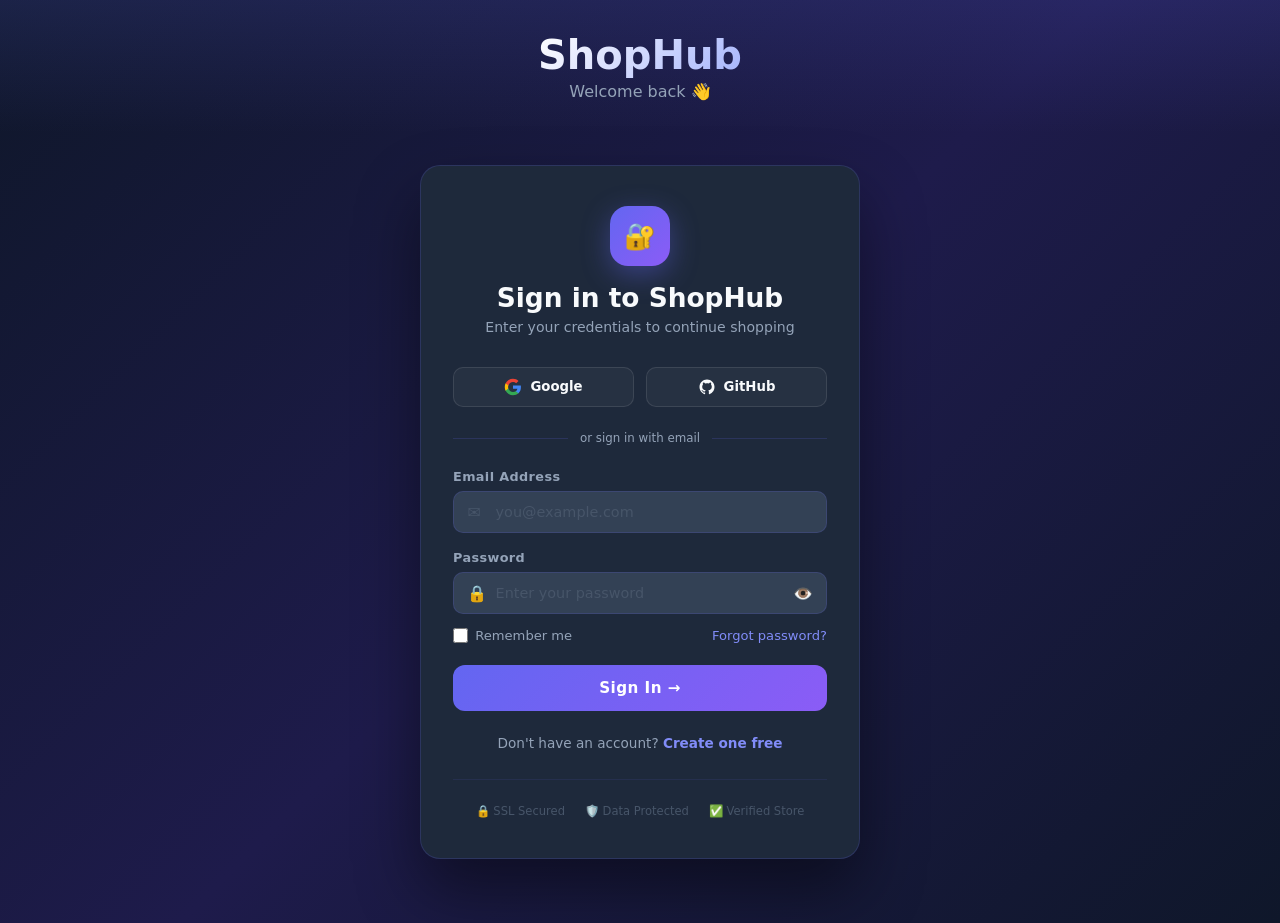
<file: arjithfinalproject/login.html>
<!DOCTYPE html>
<html lang="en">
<head>
    <meta charset="UTF-8">
    <meta name="viewport" content="width=device-width, initial-scale=1.0">
    <title>Login | ShopHub</title>
    <link rel="stylesheet" href="styles.css">
    <style>
        .auth-main {
            display: flex;
            align-items: center;
            justify-content: center;
            padding: 2rem 1rem 4rem;
            min-height: calc(100vh - 120px);
        }
        .auth-card {
            width: 100%;
            max-width: 440px;
            background: var(--bg-card);
            border: 1px solid rgba(99,102,241,0.2);
            border-radius: 20px;
            padding: 2.5rem 2rem;
            box-shadow: 0 32px 64px rgba(0,0,0,0.45);
            animation: authFadeUp 0.45s ease both;
        }
        @keyframes authFadeUp {
            from { opacity:0; transform:translateY(28px); }
            to   { opacity:1; transform:translateY(0); }
        }
        .auth-card-header { text-align:center; margin-bottom:2rem; }
        .auth-icon {
            width:60px; height:60px;
            background: linear-gradient(135deg,#6366f1,#8b5cf6);
            border-radius:18px;
            display:flex; align-items:center; justify-content:center;
            font-size:1.6rem; margin:0 auto 1rem;
            box-shadow:0 8px 28px rgba(99,102,241,0.4);
        }
        .auth-card-title { font-size:1.65rem; font-weight:800; color:var(--text-primary); margin-bottom:0.35rem; }
        .auth-card-sub   { font-size:0.88rem; color:var(--text-secondary); }

        /* Social */
        .auth-social-row { display:grid; grid-template-columns:1fr 1fr; gap:0.75rem; margin-bottom:1.5rem; }
        .auth-social-btn {
            display:flex; align-items:center; justify-content:center; gap:0.5rem;
            padding:0.65rem 1rem;
            background:rgba(255,255,255,0.04); border:1px solid rgba(255,255,255,0.1);
            border-radius:10px; color:var(--text-primary);
            font-size:0.83rem; font-weight:600; cursor:pointer;
            transition:all 0.2s; font-family:inherit;
        }
        .auth-social-btn:hover { background:rgba(255,255,255,0.09); border-color:rgba(99,102,241,0.4); transform:translateY(-1px); }
        .auth-social-btn svg { width:18px; height:18px; flex-shrink:0; }

        /* Divider */
        .auth-divider { display:flex; align-items:center; gap:0.75rem; margin:0 0 1.5rem; }
        .auth-divider::before,.auth-divider::after { content:''; flex:1; height:1px; background:rgba(99,102,241,0.18); }
        .auth-divider span { font-size:0.74rem; color:var(--text-secondary); white-space:nowrap; }

        /* Form */
        .auth-form  { display:flex; flex-direction:column; gap:1.1rem; }
        .auth-field { display:flex; flex-direction:column; gap:0.4rem; }
        .auth-label { font-size:0.8rem; font-weight:600; color:var(--text-secondary); letter-spacing:0.03em; }

        .auth-input-wrap { position:relative; }
        .auth-input-icon {
            position:absolute; left:0.9rem; top:50%; transform:translateY(-50%);
            color:#475569; pointer-events:none; font-size:1rem;
        }
        .auth-input {
            width:100%;
            padding:0.75rem 0.9rem 0.75rem 2.6rem;
            background:var(--bg-input);
            border:1.5px solid rgba(99,102,241,0.18);
            border-radius:10px; color:var(--text-primary);
            font-size:0.9rem; font-family:inherit;
            outline:none; transition:border-color 0.2s, box-shadow 0.2s;
        }
        .auth-input::placeholder { color:#475569; }
        .auth-input:focus    { border-color:#6366f1; box-shadow:0 0 0 3px rgba(99,102,241,0.15); }
        .auth-input.is-error { border-color:#ef4444; box-shadow:0 0 0 3px rgba(239,68,68,0.12); }

        .auth-pw-toggle {
            position:absolute; right:0.9rem; top:50%; transform:translateY(-50%);
            background:none; border:none; color:#475569;
            cursor:pointer; padding:0; font-size:1rem; transition:color 0.2s;
        }
        .auth-pw-toggle:hover { color:var(--primary-light); }

        .auth-options-row { display:flex; align-items:center; justify-content:space-between; margin-top:-0.2rem; }
        .auth-check-label {
            display:flex; align-items:center; gap:0.45rem;
            cursor:pointer; font-size:0.82rem; color:var(--text-secondary); user-select:none;
        }
        .auth-check-label input[type="checkbox"] { accent-color:#6366f1; width:15px; height:15px; cursor:pointer; }
        .auth-forgot { font-size:0.82rem; color:var(--primary-light); text-decoration:none; transition:color 0.2s; }
        .auth-forgot:hover { color:#fff; text-decoration:underline; }

        /* Submit */
        .auth-submit-btn {
            width:100%; padding:0.88rem;
            background:linear-gradient(135deg,#6366f1,#8b5cf6);
            border:none; border-radius:12px; color:#fff;
            font-size:0.95rem; font-weight:700; font-family:inherit;
            cursor:pointer; transition:all 0.25s; letter-spacing:0.03em;
            margin-top:0.25rem;
            display:flex; align-items:center; justify-content:center; gap:0.5rem;
        }
        .auth-submit-btn:hover:not(:disabled) { transform:translateY(-2px); box-shadow:0 8px 26px rgba(99,102,241,0.5); }
        .auth-submit-btn:disabled { opacity:0.55; cursor:not-allowed; }
        .btn-spinner {
            width:18px; height:18px;
            border:2px solid rgba(255,255,255,0.3); border-top-color:#fff;
            border-radius:50%; animation:spin 0.75s linear infinite; display:none;
        }
        .auth-submit-btn.loading .btn-text    { display:none; }
        .auth-submit-btn.loading .btn-spinner { display:block; }

        /* Alert */
        .auth-alert {
            padding:0.75rem 1rem; border-radius:10px;
            font-size:0.83rem; font-weight:600;
            display:none; align-items:center; gap:0.5rem; margin-bottom:0.5rem;
        }
        .auth-alert.show-error   { display:flex; background:rgba(239,68,68,0.12); border:1px solid rgba(239,68,68,0.3); color:#fca5a5; }
        .auth-alert.show-success { display:flex; background:rgba(74,222,128,0.1); border:1px solid rgba(74,222,128,0.3); color:#4ade80; }

        .auth-footer-link { text-align:center; margin-top:1.5rem; font-size:0.85rem; color:var(--text-secondary); }
        .auth-footer-link a { color:var(--primary-light); text-decoration:none; font-weight:600; }
        .auth-footer-link a:hover { color:#fff; text-decoration:underline; }

        .auth-trust {
            display:flex; align-items:center; justify-content:center;
            gap:1.25rem; margin-top:1.75rem; padding-top:1.5rem;
            border-top:1px solid rgba(99,102,241,0.1); flex-wrap:wrap;
        }
        .auth-trust-item { font-size:0.72rem; color:#475569; }

        @keyframes spin { to { transform:rotate(360deg); } }
        @media (max-width:480px) {
            .auth-card { padding:2rem 1.25rem; }
            .auth-social-row { grid-template-columns:1fr; }
        }
    </style>
</head>
<body>

<header class="site-header">
    <div class="header-inner">
        <a href="index.html" class="logo-link"><h1 class="logo">ShopHub</h1></a>
    </div>
    <p class="tagline">Welcome back 👋</p>
</header>

<main class="auth-main">
    <div class="auth-card">

        <div class="auth-card-header">
            <div class="auth-icon">🔐</div>
            <h2 class="auth-card-title">Sign in to ShopHub</h2>
            <p class="auth-card-sub">Enter your credentials to continue shopping</p>
        </div>

        <div class="auth-alert" id="authAlert"></div>

        <!-- Social Login -->
        <div class="auth-social-row">
            <button class="auth-social-btn" onclick="socialLogin('Google')">
                <svg viewBox="0 0 24 24" fill="none">
                    <path d="M22.56 12.25c0-.78-.07-1.53-.2-2.25H12v4.26h5.92c-.26 1.37-1.04 2.53-2.21 3.31v2.77h3.57c2.08-1.92 3.28-4.74 3.28-8.09z" fill="#4285F4"/>
                    <path d="M12 23c2.97 0 5.46-.98 7.28-2.66l-3.57-2.77c-.98.66-2.23 1.06-3.71 1.06-2.86 0-5.29-1.93-6.16-4.53H2.18v2.84C3.99 20.53 7.7 23 12 23z" fill="#34A853"/>
                    <path d="M5.84 14.09c-.22-.66-.35-1.36-.35-2.09s.13-1.43.35-2.09V7.07H2.18C1.43 8.55 1 10.22 1 12s.43 3.45 1.18 4.93l3.66-2.84z" fill="#FBBC05"/>
                    <path d="M12 5.38c1.62 0 3.06.56 4.21 1.64l3.15-3.15C17.45 2.09 14.97 1 12 1 7.7 1 3.99 3.47 2.18 7.07l3.66 2.84c.87-2.6 3.3-4.53 6.16-4.53z" fill="#EA4335"/>
                </svg>
                Google
            </button>
            <button class="auth-social-btn" onclick="socialLogin('GitHub')">
                <svg viewBox="0 0 24 24" fill="currentColor">
                    <path d="M12 2C6.477 2 2 6.484 2 12.017c0 4.425 2.865 8.18 6.839 9.504.5.092.682-.217.682-.483 0-.237-.008-.868-.013-1.703-2.782.605-3.369-1.343-3.369-1.343-.454-1.158-1.11-1.466-1.11-1.466-.908-.62.069-.608.069-.608 1.003.07 1.531 1.032 1.531 1.032.892 1.53 2.341 1.088 2.91.832.092-.647.35-1.088.636-1.338-2.22-.253-4.555-1.113-4.555-4.951 0-1.093.39-1.988 1.029-2.688-.103-.253-.446-1.272.098-2.65 0 0 .84-.27 2.75 1.026A9.564 9.564 0 0112 6.844c.85.004 1.705.115 2.504.337 1.909-1.296 2.747-1.027 2.747-1.027.546 1.379.202 2.398.1 2.651.64.7 1.028 1.595 1.028 2.688 0 3.848-2.339 4.695-4.566 4.943.359.309.678.92.678 1.855 0 1.338-.012 2.419-.012 2.747 0 .268.18.58.688.482A10.019 10.019 0 0022 12.017C22 6.484 17.522 2 12 2z"/>
                </svg>
                GitHub
            </button>
        </div>

        <div class="auth-divider"><span>or sign in with email</span></div>

        <form class="auth-form" id="loginForm" onsubmit="handleLogin(event)" novalidate>

            <div class="auth-field">
                <label class="auth-label" for="loginEmail">Email Address</label>
                <div class="auth-input-wrap">
                    <span class="auth-input-icon">✉️</span>
                    <input type="email" id="loginEmail" class="auth-input"
                           placeholder="you@example.com" autocomplete="email" required />
                </div>
            </div>

            <div class="auth-field">
                <label class="auth-label" for="loginPassword">Password</label>
                <div class="auth-input-wrap">
                    <span class="auth-input-icon">🔒</span>
                    <input type="password" id="loginPassword" class="auth-input"
                           placeholder="Enter your password" autocomplete="current-password" required />
                    <button type="button" class="auth-pw-toggle" id="pwToggle">👁️</button>
                </div>
            </div>

            <div class="auth-options-row">
                <label class="auth-check-label">
                    <input type="checkbox" id="rememberMe" /> Remember me
                </label>
                <a href="#" class="auth-forgot" onclick="showForgot(event)">Forgot password?</a>
            </div>

            <button type="submit" class="auth-submit-btn" id="loginBtn">
                <span class="btn-text">Sign In &rarr;</span>
                <div class="btn-spinner"></div>
            </button>

        </form>

        <p class="auth-footer-link">
            Don't have an account? <a href="register.html">Create one free</a>
        </p>

        <div class="auth-trust">
            <span class="auth-trust-item">🔒 SSL Secured</span>
            <span class="auth-trust-item">🛡️ Data Protected</span>
            <span class="auth-trust-item">✅ Verified Store</span>
        </div>

    </div>
</main>

<script>
    const AUTH_API = 'http://localhost:8080/api/auth';

    // ── Already logged in → go to store ─────────────────────────
    (function () {
        const token = localStorage.getItem('shopHubToken') || sessionStorage.getItem('shopHubToken');
        if (token) window.location.href = 'index.html';
    })();

    // ── Password toggle ──────────────────────────────────────────
    document.getElementById('pwToggle').addEventListener('click', function () {
        const inp = document.getElementById('loginPassword');
        inp.type = inp.type === 'password' ? 'text' : 'password';
        this.textContent = inp.type === 'password' ? '👁️' : '🙈';
    });

    // ── Alert helpers ────────────────────────────────────────────
    function showAlert(msg, type = 'error') {
        const el = document.getElementById('authAlert');
        el.textContent = (type === 'error' ? '⚠️ ' : '✅ ') + msg;
        el.className = 'auth-alert ' + (type === 'error' ? 'show-error' : 'show-success');
    }
    function hideAlert() {
        document.getElementById('authAlert').className = 'auth-alert';
    }

    // ── Social placeholder ───────────────────────────────────────
    function socialLogin(name) {
        showAlert(name + ' login is not configured yet.');
    }

    function showForgot(e) {
        e.preventDefault();
        showAlert('Password reset — coming soon.');
    }

    // ── Main login → calls Spring Boot POST /api/auth/login ─────
    async function handleLogin(e) {
        e.preventDefault();
        hideAlert();

        const email    = document.getElementById('loginEmail').value.trim().toLowerCase();
        const password = document.getElementById('loginPassword').value;
        const remember = document.getElementById('rememberMe').checked;
        const btn      = document.getElementById('loginBtn');

        // Frontend validation
        if (!email || !password) {
            showAlert('Please fill in all fields.');
            return;
        }
        if (!/^[^\s@]+@[^\s@]+\.[^\s@]+$/.test(email)) {
            showAlert('Please enter a valid email address.');
            document.getElementById('loginEmail').classList.add('is-error');
            return;
        }

        btn.disabled = true;
        btn.classList.add('loading');

        try {
            const res  = await fetch(`${AUTH_API}/login`, {
                method:  'POST',
                headers: { 'Content-Type': 'application/json' },
                body:    JSON.stringify({ email, password })
            });

            const data = await res.json();

            if (res.ok && data.success) {
                // ── Save token + user profile ────────────────────
                const store = remember ? localStorage : sessionStorage;
                store.setItem('shopHubToken', data.data.token);
                store.setItem('shopHubUser',  JSON.stringify({
                    id:        data.data.user.id,
                    firstName: data.data.user.firstName,
                    lastName:  data.data.user.lastName,
                    email:     data.data.user.email,
                    phone:     data.data.user.phone || ''
                }));

                // ── Merge sessionId so cart carries over ─────────
                if (data.data.sessionId) {
                    localStorage.setItem('shopHubSessionId', data.data.sessionId);
                }

                showAlert('Login successful! Redirecting…', 'success');
                setTimeout(() => { window.location.href = 'index.html'; }, 900);

            } else {
                // Server returned error (401, 400 etc.)
                showAlert(data.message || 'Incorrect email or password. Please try again.');
                document.getElementById('loginEmail').classList.add('is-error');
                document.getElementById('loginPassword').classList.add('is-error');
            }

        } catch (err) {
            // Network / server down
            console.error('Login error:', err);
            showAlert('Cannot reach the server. Is Spring Boot running on port 8080?');
        }

        btn.disabled = false;
        btn.classList.remove('loading');
    }

    // ── Clear error highlight on re-type ────────────────────────
    ['loginEmail', 'loginPassword'].forEach(id => {
        document.getElementById(id).addEventListener('input', function () {
            this.classList.remove('is-error');
            hideAlert();
        });
    });
</script>
</body>
</html>
</file>
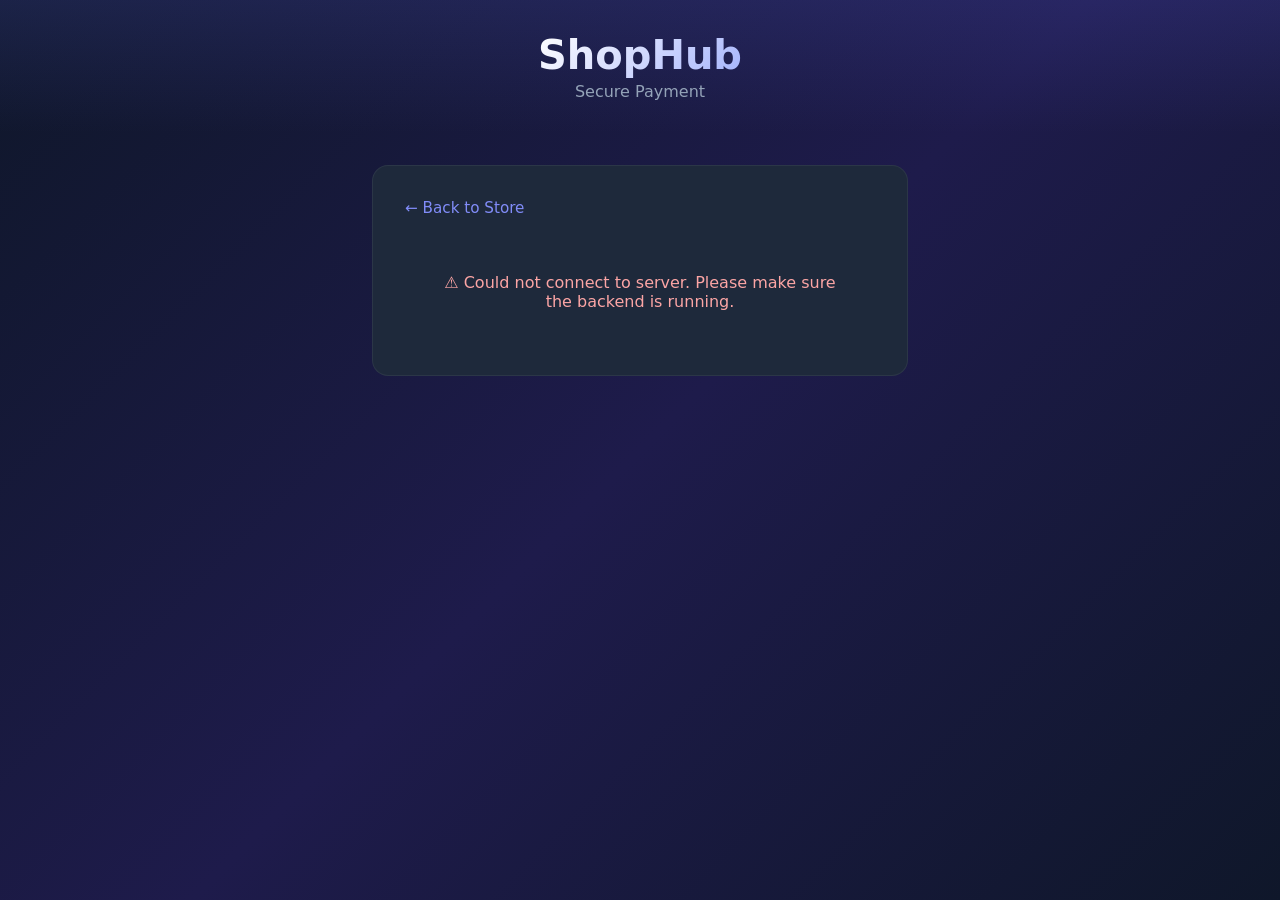
<file: arjithfinalproject/payment.html>
<!DOCTYPE html>
<html lang="en">
<head>
    <meta charset="UTF-8">
    <meta name="viewport" content="width=device-width, initial-scale=1.0">
    <title>Payment | ShopHub</title>
    <link rel="stylesheet" href="styles.css">
</head>
<body>
    <header class="site-header">
        <div class="header-inner">
            <a href="index.html" class="logo-link">
                <h1 class="logo">ShopHub</h1>
            </a>
        </div>
        <p class="tagline">Secure Payment</p>
    </header>

    <main class="payment-main">
        <div class="payment-container">
            <a href="index.html" class="back-link">&larr; Back to Store</a>

            <div id="paymentContent" class="payment-content">
                <!-- Order summary and form loaded by JS -->
            </div>

            <div id="emptyState" class="payment-empty" style="display: none;">
                <p>No items in your order. <a href="index.html">Continue shopping</a></p>
            </div>
        </div>
    </main>

    <script src="payment.js"></script>
</body>
</html>
</file>
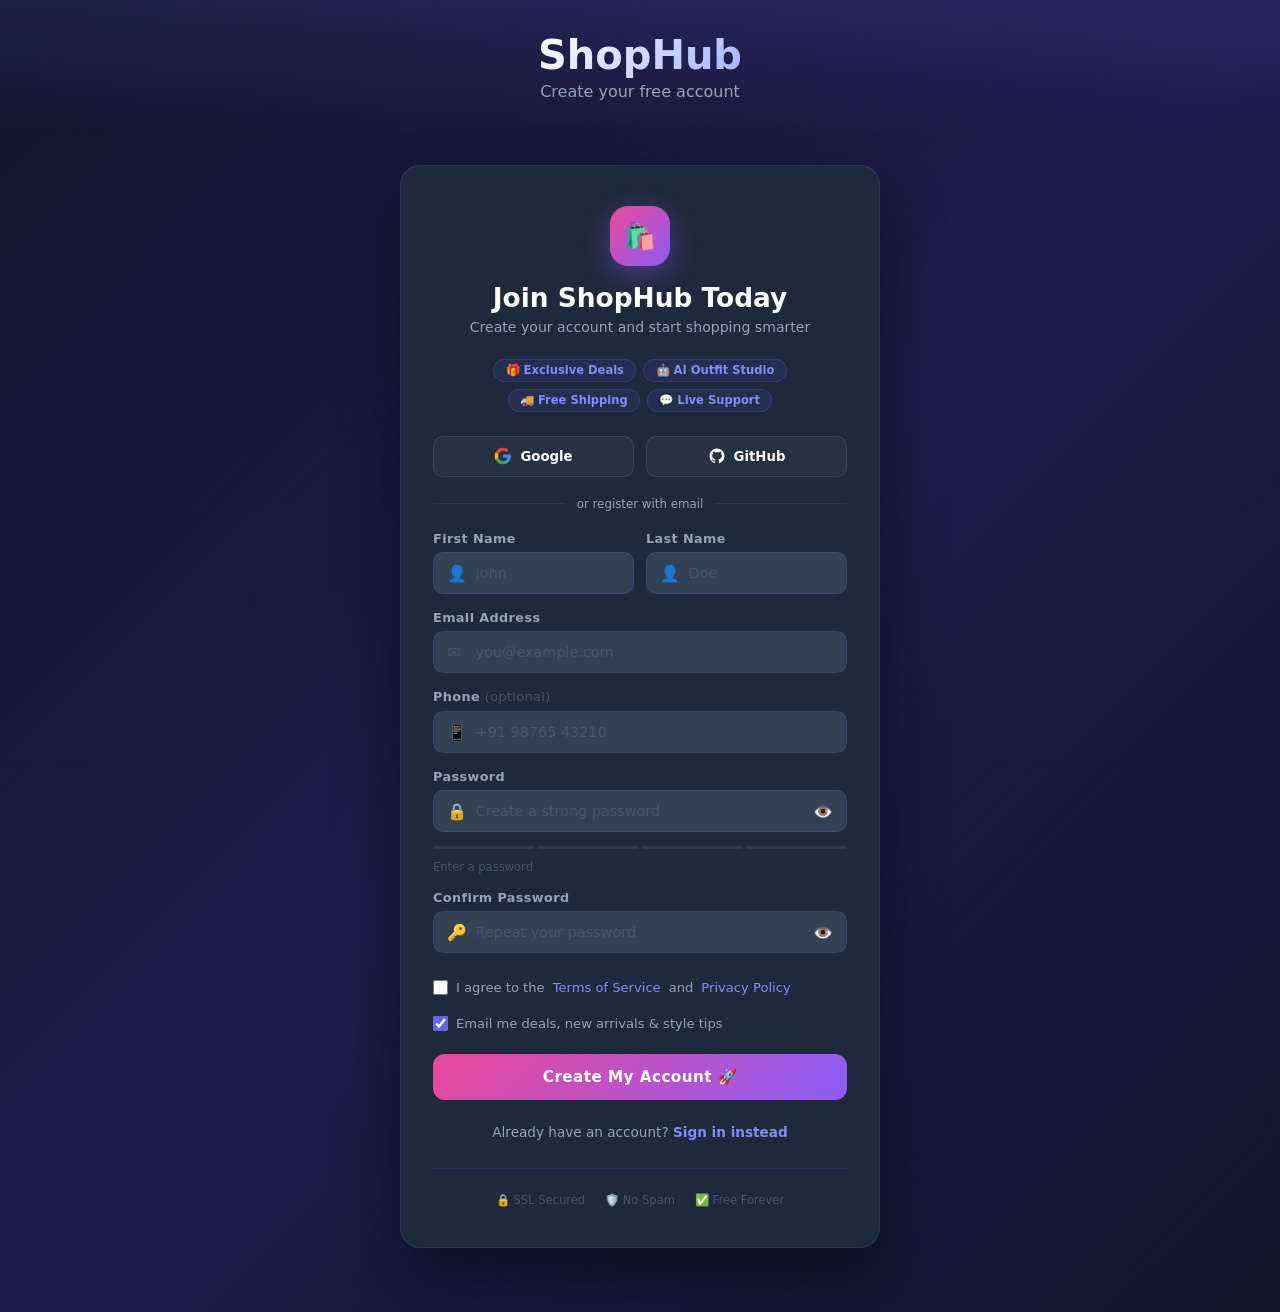
<file: arjithfinalproject/register.html>
<!DOCTYPE html>
<html lang="en">
<head>
    <meta charset="UTF-8">
    <meta name="viewport" content="width=device-width, initial-scale=1.0">
    <title>Register | ShopHub</title>
    <link rel="stylesheet" href="styles.css">
    <style>
        .auth-main {
            display:flex; align-items:center; justify-content:center;
            padding:2rem 1rem 4rem;
            min-height:calc(100vh - 120px);
        }
        .auth-card {
            width:100%; max-width:480px;
            background:var(--bg-card);
            border:1px solid rgba(99,102,241,0.2);
            border-radius:20px; padding:2.5rem 2rem;
            box-shadow:0 32px 64px rgba(0,0,0,0.45);
            animation:authFadeUp 0.45s ease both;
        }
        @keyframes authFadeUp {
            from { opacity:0; transform:translateY(28px); }
            to   { opacity:1; transform:translateY(0); }
        }
        .auth-card-header { text-align:center; margin-bottom:1.5rem; }
        .auth-icon {
            width:60px; height:60px;
            background:linear-gradient(135deg,#ec4899,#8b5cf6);
            border-radius:18px; display:flex; align-items:center; justify-content:center;
            font-size:1.6rem; margin:0 auto 1rem;
            box-shadow:0 8px 28px rgba(139,92,246,0.4);
        }
        .auth-card-title { font-size:1.65rem; font-weight:800; color:var(--text-primary); margin-bottom:0.35rem; }
        .auth-card-sub   { font-size:0.88rem; color:var(--text-secondary); }

        /* Perks */
        .auth-perks { display:flex; gap:0.45rem; justify-content:center; flex-wrap:wrap; margin-bottom:1.5rem; }
        .auth-perk {
            padding:0.22rem 0.7rem;
            background:rgba(99,102,241,0.1); border:1px solid rgba(99,102,241,0.22);
            border-radius:20px; font-size:0.72rem; font-weight:600; color:#818cf8;
        }

        /* Social */
        .auth-social-row { display:grid; grid-template-columns:1fr 1fr; gap:0.75rem; margin-bottom:1.25rem; }
        .auth-social-btn {
            display:flex; align-items:center; justify-content:center; gap:0.5rem;
            padding:0.65rem 1rem;
            background:rgba(255,255,255,0.04); border:1px solid rgba(255,255,255,0.1);
            border-radius:10px; color:var(--text-primary);
            font-size:0.83rem; font-weight:600; cursor:pointer;
            transition:all 0.2s; font-family:inherit;
        }
        .auth-social-btn:hover { background:rgba(255,255,255,0.09); border-color:rgba(99,102,241,0.4); transform:translateY(-1px); }
        .auth-social-btn svg { width:18px; height:18px; flex-shrink:0; }

        /* Divider */
        .auth-divider { display:flex; align-items:center; gap:0.75rem; margin:0 0 1.25rem; }
        .auth-divider::before,.auth-divider::after { content:''; flex:1; height:1px; background:rgba(99,102,241,0.18); }
        .auth-divider span { font-size:0.74rem; color:var(--text-secondary); white-space:nowrap; }

        /* Form */
        .auth-form  { display:flex; flex-direction:column; gap:1rem; }
        .auth-row   { display:grid; grid-template-columns:1fr 1fr; gap:0.75rem; }
        .auth-field { display:flex; flex-direction:column; gap:0.4rem; }
        .auth-label { font-size:0.8rem; font-weight:600; color:var(--text-secondary); letter-spacing:0.03em; }
        .auth-opt   { font-weight:400; color:#475569; }

        .auth-input-wrap { position:relative; }
        .auth-input-icon {
            position:absolute; left:0.9rem; top:50%; transform:translateY(-50%);
            color:#475569; pointer-events:none; font-size:1rem;
        }
        .auth-input {
            width:100%; padding:0.75rem 0.9rem 0.75rem 2.6rem;
            background:var(--bg-input); border:1.5px solid rgba(99,102,241,0.18);
            border-radius:10px; color:var(--text-primary);
            font-size:0.9rem; font-family:inherit;
            outline:none; transition:border-color 0.2s, box-shadow 0.2s;
        }
        .auth-input::placeholder { color:#475569; }
        .auth-input:focus     { border-color:#6366f1; box-shadow:0 0 0 3px rgba(99,102,241,0.15); }
        .auth-input.is-error  { border-color:#ef4444; box-shadow:0 0 0 3px rgba(239,68,68,0.12); }
        .auth-input.is-ok     { border-color:#4ade80; box-shadow:0 0 0 3px rgba(74,222,128,0.1); }

        .auth-pw-toggle {
            position:absolute; right:0.9rem; top:50%; transform:translateY(-50%);
            background:none; border:none; color:#475569;
            cursor:pointer; padding:0; font-size:1rem; transition:color 0.2s;
        }
        .auth-pw-toggle:hover { color:var(--primary-light); }

        /* Strength */
        .pw-strength-bar { display:flex; gap:3px; margin-top:0.45rem; }
        .pw-seg { flex:1; height:3px; border-radius:2px; background:rgba(255,255,255,0.07); transition:background 0.3s; }
        .pw-seg.weak   { background:#ef4444; }
        .pw-seg.fair   { background:#f59e0b; }
        .pw-seg.good   { background:#6366f1; }
        .pw-seg.strong { background:#4ade80; }
        .pw-label { font-size:0.72rem; color:#475569; margin-top:0.3rem; }

        /* Match hint */
        .field-hint     { font-size:0.72rem; color:#475569; margin-top:0.15rem; }
        .field-hint.ok  { color:#4ade80; }
        .field-hint.bad { color:#fca5a5; }

        /* Checkboxes */
        .auth-check-label {
            display:flex; align-items:flex-start; gap:0.5rem;
            cursor:pointer; font-size:0.82rem; color:var(--text-secondary); line-height:1.5;
        }
        .auth-check-label input[type="checkbox"] {
            accent-color:#6366f1; width:15px; height:15px;
            cursor:pointer; margin-top:2px; flex-shrink:0;
        }
        .auth-check-label a { color:var(--primary-light); text-decoration:none; }
        .auth-check-label a:hover { text-decoration:underline; }

        /* Submit */
        .auth-submit-btn {
            width:100%; padding:0.9rem;
            background:linear-gradient(135deg,#ec4899,#8b5cf6);
            border:none; border-radius:12px; color:#fff;
            font-size:0.95rem; font-weight:700; font-family:inherit;
            cursor:pointer; transition:all 0.25s; letter-spacing:0.03em;
            margin-top:0.25rem;
            display:flex; align-items:center; justify-content:center; gap:0.5rem;
        }
        .auth-submit-btn:hover:not(:disabled) { transform:translateY(-2px); box-shadow:0 8px 26px rgba(139,92,246,0.5); }
        .auth-submit-btn:disabled { opacity:0.55; cursor:not-allowed; }
        .btn-spinner {
            width:18px; height:18px;
            border:2px solid rgba(255,255,255,0.3); border-top-color:#fff;
            border-radius:50%; animation:spin 0.75s linear infinite; display:none;
        }
        .auth-submit-btn.loading .btn-text    { display:none; }
        .auth-submit-btn.loading .btn-spinner { display:block; }

        /* Alert */
        .auth-alert {
            padding:0.75rem 1rem; border-radius:10px;
            font-size:0.83rem; font-weight:600;
            display:none; align-items:center; gap:0.5rem; margin-bottom:0.5rem;
        }
        .auth-alert.show-error   { display:flex; background:rgba(239,68,68,0.12); border:1px solid rgba(239,68,68,0.3); color:#fca5a5; }
        .auth-alert.show-success { display:flex; background:rgba(74,222,128,0.1); border:1px solid rgba(74,222,128,0.3); color:#4ade80; }

        .auth-footer-link { text-align:center; margin-top:1.5rem; font-size:0.85rem; color:var(--text-secondary); }
        .auth-footer-link a { color:var(--primary-light); text-decoration:none; font-weight:600; }
        .auth-footer-link a:hover { color:#fff; text-decoration:underline; }

        .auth-trust {
            display:flex; align-items:center; justify-content:center;
            gap:1.25rem; margin-top:1.75rem; padding-top:1.5rem;
            border-top:1px solid rgba(99,102,241,0.1); flex-wrap:wrap;
        }
        .auth-trust-item { font-size:0.72rem; color:#475569; }

        @keyframes spin { to { transform:rotate(360deg); } }
        @media (max-width:500px) {
            .auth-card { padding:2rem 1.25rem; }
            .auth-row  { grid-template-columns:1fr; }
            .auth-social-row { grid-template-columns:1fr; }
        }
    </style>
</head>
<body>

<header class="site-header">
    <div class="header-inner">
        <a href="index.html" class="logo-link"><h1 class="logo">ShopHub</h1></a>
    </div>
    <p class="tagline">Create your free account</p>
</header>

<main class="auth-main">
    <div class="auth-card">

        <div class="auth-card-header">
            <div class="auth-icon">🛍️</div>
            <h2 class="auth-card-title">Join ShopHub Today</h2>
            <p class="auth-card-sub">Create your account and start shopping smarter</p>
        </div>

        <div class="auth-perks">
            <span class="auth-perk">🎁 Exclusive Deals</span>
            <span class="auth-perk">🤖 AI Outfit Studio</span>
            <span class="auth-perk">🚚 Free Shipping</span>
            <span class="auth-perk">💬 Live Support</span>
        </div>

        <div class="auth-alert" id="authAlert"></div>

        <!-- Social -->
        <div class="auth-social-row">
            <button class="auth-social-btn" onclick="socialLogin('Google')">
                <svg viewBox="0 0 24 24" fill="none">
                    <path d="M22.56 12.25c0-.78-.07-1.53-.2-2.25H12v4.26h5.92c-.26 1.37-1.04 2.53-2.21 3.31v2.77h3.57c2.08-1.92 3.28-4.74 3.28-8.09z" fill="#4285F4"/>
                    <path d="M12 23c2.97 0 5.46-.98 7.28-2.66l-3.57-2.77c-.98.66-2.23 1.06-3.71 1.06-2.86 0-5.29-1.93-6.16-4.53H2.18v2.84C3.99 20.53 7.7 23 12 23z" fill="#34A853"/>
                    <path d="M5.84 14.09c-.22-.66-.35-1.36-.35-2.09s.13-1.43.35-2.09V7.07H2.18C1.43 8.55 1 10.22 1 12s.43 3.45 1.18 4.93l3.66-2.84z" fill="#FBBC05"/>
                    <path d="M12 5.38c1.62 0 3.06.56 4.21 1.64l3.15-3.15C17.45 2.09 14.97 1 12 1 7.7 1 3.99 3.47 2.18 7.07l3.66 2.84c.87-2.6 3.3-4.53 6.16-4.53z" fill="#EA4335"/>
                </svg>
                Google
            </button>
            <button class="auth-social-btn" onclick="socialLogin('GitHub')">
                <svg viewBox="0 0 24 24" fill="currentColor">
                    <path d="M12 2C6.477 2 2 6.484 2 12.017c0 4.425 2.865 8.18 6.839 9.504.5.092.682-.217.682-.483 0-.237-.008-.868-.013-1.703-2.782.605-3.369-1.343-3.369-1.343-.454-1.158-1.11-1.466-1.11-1.466-.908-.62.069-.608.069-.608 1.003.07 1.531 1.032 1.531 1.032.892 1.53 2.341 1.088 2.91.832.092-.647.35-1.088.636-1.338-2.22-.253-4.555-1.113-4.555-4.951 0-1.093.39-1.988 1.029-2.688-.103-.253-.446-1.272.098-2.65 0 0 .84-.27 2.75 1.026A9.564 9.564 0 0112 6.844c.85.004 1.705.115 2.504.337 1.909-1.296 2.747-1.027 2.747-1.027.546 1.379.202 2.398.1 2.651.64.7 1.028 1.595 1.028 2.688 0 3.848-2.339 4.695-4.566 4.943.359.309.678.92.678 1.855 0 1.338-.012 2.419-.012 2.747 0 .268.18.58.688.482A10.019 10.019 0 0022 12.017C22 6.484 17.522 2 12 2z"/>
                </svg>
                GitHub
            </button>
        </div>

        <div class="auth-divider"><span>or register with email</span></div>

        <form class="auth-form" id="registerForm" onsubmit="handleRegister(event)" novalidate>

            <div class="auth-row">
                <div class="auth-field">
                    <label class="auth-label" for="regFirst">First Name</label>
                    <div class="auth-input-wrap">
                        <span class="auth-input-icon">👤</span>
                        <input type="text" id="regFirst" class="auth-input" placeholder="John" autocomplete="given-name" required />
                    </div>
                </div>
                <div class="auth-field">
                    <label class="auth-label" for="regLast">Last Name</label>
                    <div class="auth-input-wrap">
                        <span class="auth-input-icon">👤</span>
                        <input type="text" id="regLast" class="auth-input" placeholder="Doe" autocomplete="family-name" required />
                    </div>
                </div>
            </div>

            <div class="auth-field">
                <label class="auth-label" for="regEmail">Email Address</label>
                <div class="auth-input-wrap">
                    <span class="auth-input-icon">✉️</span>
                    <input type="email" id="regEmail" class="auth-input" placeholder="you@example.com" autocomplete="email" required />
                </div>
            </div>

            <div class="auth-field">
                <label class="auth-label" for="regPhone">Phone <span class="auth-opt">(optional)</span></label>
                <div class="auth-input-wrap">
                    <span class="auth-input-icon">📱</span>
                    <input type="tel" id="regPhone" class="auth-input" placeholder="+91 98765 43210" autocomplete="tel" />
                </div>
            </div>

            <div class="auth-field">
                <label class="auth-label" for="regPassword">Password</label>
                <div class="auth-input-wrap">
                    <span class="auth-input-icon">🔒</span>
                    <input type="password" id="regPassword" class="auth-input"
                           placeholder="Create a strong password" autocomplete="new-password"
                           oninput="updateStrength(this.value)" required />
                    <button type="button" class="auth-pw-toggle" id="pwToggle1">👁️</button>
                </div>
                <div class="pw-strength-bar">
                    <div class="pw-seg" id="seg1"></div>
                    <div class="pw-seg" id="seg2"></div>
                    <div class="pw-seg" id="seg3"></div>
                    <div class="pw-seg" id="seg4"></div>
                </div>
                <div class="pw-label" id="pwLabel">Enter a password</div>
            </div>

            <div class="auth-field">
                <label class="auth-label" for="regConfirm">Confirm Password</label>
                <div class="auth-input-wrap">
                    <span class="auth-input-icon">🔑</span>
                    <input type="password" id="regConfirm" class="auth-input"
                           placeholder="Repeat your password" autocomplete="new-password"
                           oninput="checkMatch()" required />
                    <button type="button" class="auth-pw-toggle" id="pwToggle2">👁️</button>
                </div>
                <div class="field-hint" id="matchHint"></div>
            </div>

            <label class="auth-check-label">
                <input type="checkbox" id="agreeTerms" required />
                I agree to the <a href="#">Terms of Service</a> and <a href="#">Privacy Policy</a>
            </label>

            <label class="auth-check-label">
                <input type="checkbox" id="newsletter" checked />
                Email me deals, new arrivals &amp; style tips
            </label>

            <button type="submit" class="auth-submit-btn" id="registerBtn">
                <span class="btn-text">Create My Account 🚀</span>
                <div class="btn-spinner"></div>
            </button>

        </form>

        <p class="auth-footer-link">
            Already have an account? <a href="login.html">Sign in instead</a>
        </p>

        <div class="auth-trust">
            <span class="auth-trust-item">🔒 SSL Secured</span>
            <span class="auth-trust-item">🛡️ No Spam</span>
            <span class="auth-trust-item">✅ Free Forever</span>
        </div>

    </div>
</main>

<script>
    const AUTH_API = 'http://localhost:8080/api/auth';

    // ── Already logged in → go to store ─────────────────────────
    (function () {
        const token = localStorage.getItem('shopHubToken') || sessionStorage.getItem('shopHubToken');
        if (token) window.location.href = 'index.html';
    })();

    // ── Password toggles ─────────────────────────────────────────
    function setupToggle(btnId, inputId) {
        document.getElementById(btnId).addEventListener('click', function () {
            const inp = document.getElementById(inputId);
            inp.type = inp.type === 'password' ? 'text' : 'password';
            this.textContent = inp.type === 'password' ? '👁️' : '🙈';
        });
    }
    setupToggle('pwToggle1', 'regPassword');
    setupToggle('pwToggle2', 'regConfirm');

    // ── Alert helpers ────────────────────────────────────────────
    function showAlert(msg, type = 'error') {
        const el = document.getElementById('authAlert');
        el.textContent = (type === 'error' ? '⚠️ ' : '✅ ') + msg;
        el.className = 'auth-alert ' + (type === 'error' ? 'show-error' : 'show-success');
        el.scrollIntoView({ behavior: 'smooth', block: 'nearest' });
    }
    function hideAlert() { document.getElementById('authAlert').className = 'auth-alert'; }

    function socialLogin(name) {
        showAlert(name + ' signup is not configured yet.');
    }

    // ── Password strength ────────────────────────────────────────
    function updateStrength(val) {
        let score = 0;
        if (val.length >= 8)          score++;
        if (/[A-Z]/.test(val))        score++;
        if (/[0-9]/.test(val))        score++;
        if (/[^A-Za-z0-9]/.test(val)) score++;

        const cls    = ['','weak','fair','good','strong'];
        const labels = ['Enter a password','Weak — add more characters','Fair — try uppercase & numbers','Good — add a symbol','Strong 💪'];
        const colors = ['#475569','#ef4444','#f59e0b','#6366f1','#4ade80'];

        ['seg1','seg2','seg3','seg4'].forEach((id, i) => {
            const el = document.getElementById(id);
            el.className = 'pw-seg';
            if (i < score) el.classList.add(cls[score]);
        });
        const lbl = document.getElementById('pwLabel');
        lbl.textContent = val.length === 0 ? labels[0] : labels[score];
        lbl.style.color = val.length === 0 ? colors[0] : colors[score];

        if (document.getElementById('regConfirm').value) checkMatch();
    }

    // ── Confirm match ────────────────────────────────────────────
    function checkMatch() {
        const pw    = document.getElementById('regPassword').value;
        const cfm   = document.getElementById('regConfirm').value;
        const hint  = document.getElementById('matchHint');
        const input = document.getElementById('regConfirm');
        if (!cfm) { hint.textContent = ''; input.className = 'auth-input'; return; }
        if (pw === cfm) {
            hint.textContent = '✅ Passwords match';
            hint.className = 'field-hint ok';
            input.className = 'auth-input is-ok';
        } else {
            hint.textContent = '❌ Passwords do not match';
            hint.className = 'field-hint bad';
            input.className = 'auth-input is-error';
        }
    }

    // ── Register → calls Spring Boot POST /api/auth/register ─────
    async function handleRegister(e) {
        e.preventDefault();
        hideAlert();

        const firstName  = document.getElementById('regFirst').value.trim();
        const lastName   = document.getElementById('regLast').value.trim();
        const email      = document.getElementById('regEmail').value.trim().toLowerCase();
        const phone      = document.getElementById('regPhone').value.trim();
        const password   = document.getElementById('regPassword').value;
        const confirm    = document.getElementById('regConfirm').value;
        const newsletter = document.getElementById('newsletter').checked;
        const btn        = document.getElementById('registerBtn');

        // Frontend validation
        if (!firstName || !lastName)   { showAlert('Please enter your full name.'); return; }
        if (!email || !/^[^\s@]+@[^\s@]+\.[^\s@]+$/.test(email)) {
            showAlert('Please enter a valid email address.');
            document.getElementById('regEmail').classList.add('is-error');
            return;
        }
        if (password.length < 8)       { showAlert('Password must be at least 8 characters.'); return; }
        if (password !== confirm)       { showAlert('Passwords do not match.'); return; }
        if (!document.getElementById('agreeTerms').checked) {
            showAlert('Please accept the Terms of Service to continue.');
            return;
        }

        btn.disabled = true;
        btn.classList.add('loading');

        try {
            const res  = await fetch(`${AUTH_API}/register`, {
                method:  'POST',
                headers: { 'Content-Type': 'application/json' },
                body:    JSON.stringify({ firstName, lastName, email, phone, password, newsletter })
            });

            const data = await res.json();

            if (res.ok && data.success) {
                // ── Auto-login with returned token ───────────────
                localStorage.setItem('shopHubToken', data.data.token);
                localStorage.setItem('shopHubUser',  JSON.stringify({
                    id:        data.data.user.id,
                    firstName: data.data.user.firstName,
                    lastName:  data.data.user.lastName,
                    email:     data.data.user.email,
                    phone:     data.data.user.phone || ''
                }));

                if (data.data.sessionId) {
                    localStorage.setItem('shopHubSessionId', data.data.sessionId);
                }

                showAlert('Account created! Redirecting you to the store…', 'success');
                setTimeout(() => { window.location.href = 'index.html'; }, 1100);

            } else {
                // e.g. 409 email already exists
                showAlert(data.message || 'Registration failed. Please try again.');
                if (data.message?.toLowerCase().includes('email')) {
                    document.getElementById('regEmail').classList.add('is-error');
                }
            }

        } catch (err) {
            console.error('Register error:', err);
            showAlert('Cannot reach the server. Is Spring Boot running on port 8080?');
        }

        btn.disabled = false;
        btn.classList.remove('loading');
    }

    // ── Clear error styles on re-type ────────────────────────────
    ['regFirst','regLast','regEmail'].forEach(id => {
        document.getElementById(id).addEventListener('input', function () {
            this.classList.remove('is-error');
            hideAlert();
        });
    });
</script>
</body>
</html>
</file>
<file: arjithfinalproject/styles.css>
/* ===== Base & Variables ===== */
:root {
    --primary: #6366f1;
    --primary-dark: #4f46e5;
    --primary-light: #818cf8;
    --accent: #ec4899;
    --bg-dark: #0f172a;
    --bg-card: #1e293b;
    --bg-input: #334155;
    --text-primary: #f8fafc;
    --text-secondary: #94a3b8;
    --bot-bubble: #334155;
    --user-bubble: linear-gradient(135deg, #6366f1 0%, #8b5cf6 100%);
    --shadow: 0 25px 50px -12px rgba(0, 0, 0, 0.5);
    --radius: 16px;
    --radius-sm: 10px;
}

* {
    margin: 0;
    padding: 0;
    box-sizing: border-box;
}

body {
    font-family: 'Segoe UI', system-ui, -apple-system, sans-serif;
    background: linear-gradient(135deg, #0f172a 0%, #1e1b4b 50%, #0f172a 100%);
    min-height: 100vh;
    color: var(--text-primary);
}

/* ===== Site Header ===== */
.site-header {
    padding: 2rem;
    text-align: center;
    background: linear-gradient(180deg, rgba(99, 102, 241, 0.15) 0%, transparent 100%);
}

.header-inner {
    display: flex;
    align-items: center;
    justify-content: center;
    position: relative;
}

.cart-header-btn {
    position: absolute;
    right: 1rem;
    top: 50%;
    transform: translateY(-50%);
    width: 44px;
    height: 44px;
    border: none;
    background: rgba(99, 102, 241, 0.3);
    border-radius: 50%;
    color: var(--primary-light);
    cursor: pointer;
    display: flex;
    align-items: center;
    justify-content: center;
    transition: background 0.2s;
}

.cart-header-btn:hover {
    background: rgba(99, 102, 241, 0.5);
}

.cart-header-btn svg {
    width: 24px;
    height: 24px;
}

.cart-badge {
    position: absolute;
    top: -4px;
    right: -4px;
    min-width: 20px;
    height: 20px;
    background: var(--accent);
    color: white;
    font-size: 0.7rem;
    font-weight: 700;
    border-radius: 50%;
    display: none;
    align-items: center;
    justify-content: center;
    padding: 0 4px;
}

.logo {
    font-size: 2.5rem;
    font-weight: 800;
    background: linear-gradient(135deg, #fff 0%, #a5b4fc 100%);
    -webkit-background-clip: text;
    -webkit-text-fill-color: transparent;
    background-clip: text;
}

.tagline {
    color: var(--text-secondary);
    font-size: 1rem;
    margin-top: 0.25rem;
}

/* ===== Main Content ===== */
.main-content {
    max-width: 1200px;
    margin: 0 auto;
    padding: 2rem;
}

/* ===== Products Section ===== */
.products-section {
    margin-bottom: 3rem;
}

.section-title {
    font-size: 1.75rem;
    margin-bottom: 0.25rem;
}

.section-subtitle {
    color: var(--text-secondary);
    margin-bottom: 1.5rem;
}

.product-grid {
    display: flex;
    flex-direction: column;
    gap: 2rem;
}

.category-block {
    margin-bottom: 1rem;
}

.category-title {
    font-size: 1.25rem;
    margin-bottom: 1rem;
    color: var(--text-primary);
}

.product-cards {
    display: grid;
    grid-template-columns: repeat(auto-fill, minmax(260px, 1fr));
    gap: 1rem;
}

.product-card {
    background: var(--bg-card);
    border-radius: var(--radius);
    overflow: hidden;
    border: 1px solid rgba(255, 255, 255, 0.06);
    display: flex;
    flex-direction: column;
    transition: transform 0.2s, box-shadow 0.2s;
}

.product-image-wrap {
    aspect-ratio: 1;
    overflow: hidden;
    background: var(--bg-input);
}

.product-image {
    width: 100%;
    height: 100%;
    object-fit: cover;
    display: block;
}

.product-card .product-info {
    padding: 1rem 1.25rem 0;
}

/* ===== Product Card — Button Layout ===== */

.product-card {
    display: flex;
    flex-direction: column;
}

/* Push all buttons to the bottom of card */
.product-card .product-variants,
.product-card .product-card-buttons {
    margin-top: auto;
}

/* Wrapper for all action buttons */
.product-card-buttons {
    display: flex;
    flex-direction: column;
    gap: 0.45rem;
    padding: 0.85rem 0.85rem 0.85rem;
    border-top: 1px solid rgba(99,102,241,0.1);
    margin-top: 0.5rem;
}

/* Row 1 — View Details (full width, primary CTA) */
.view-details-btn {
    width: 100% !important;
    margin: 0 !important;
    padding: 0.6rem 1rem !important;
    background: linear-gradient(135deg, #6366f1, #8b5cf6) !important;
    border: none !important;
    border-radius: 10px !important;
    color: white !important;
    font-size: 0.85rem !important;
    font-weight: 700 !important;
    cursor: pointer;
    transition: transform 0.2s, box-shadow 0.2s !important;
    text-align: center;
    letter-spacing: 0.02em;
}
.view-details-btn:hover {
    transform: scale(1.02) !important;
    box-shadow: 0 4px 18px rgba(99,102,241,0.45) !important;
    background: linear-gradient(135deg, #818cf8, #a78bfa) !important;
}

/* Row 2 — Add to Cart + Buy Now side by side */
.product-actions {
    display: grid;
    grid-template-columns: 1fr 1fr;
    gap: 0.45rem;
    padding: 0;
}

.add-to-cart-btn {
    padding: 0.55rem 0.5rem;
    background: rgba(99,102,241,0.15);
    border: 1.5px solid rgba(99,102,241,0.5);
    border-radius: 9px;
    color: #c7d2fe;
    font-size: 0.8rem;
    font-weight: 700;
    cursor: pointer;
    transition: background 0.2s, transform 0.15s;
    white-space: nowrap;
    text-align: center;
}
.add-to-cart-btn:hover {
    background: rgba(99,102,241,0.35);
    transform: scale(1.02);
}

.buy-now-btn {
    padding: 0.55rem 0.5rem;
    background: linear-gradient(135deg, #22c55e, #16a34a);
    border: none;
    border-radius: 9px;
    color: white;
    font-size: 0.8rem;
    font-weight: 700;
    cursor: pointer;
    transition: transform 0.2s, box-shadow 0.2s;
    white-space: nowrap;
    text-align: center;
}
.buy-now-btn:hover {
    transform: scale(1.02);
    box-shadow: 0 4px 14px rgba(34,197,94,0.4);
}

/* Row 3 — Price Graph + Ask Chat side by side */
.product-card-row3 {
    display: grid;
    grid-template-columns: 1fr 1fr;
    gap: 0.45rem;
}

.price-graph-btn {
    display: inline-flex;
    align-items: center;
    justify-content: center;
    gap: 0.3rem;
    padding: 0.45rem 0.5rem;
    background: rgba(15,23,42,0.6);
    border: 1px solid rgba(99,102,241,0.25);
    border-radius: 9px;
    color: #64748b;
    font-size: 0.75rem;
    font-weight: 600;
    cursor: pointer;
    transition: background 0.2s, color 0.2s;
    white-space: nowrap;
}
.price-graph-btn svg { width:14px; height:14px; flex-shrink:0; }
.price-graph-btn:hover {
    background: rgba(99,102,241,0.15);
    color: #818cf8;
}

.ask-chat-btn {
    display: inline-flex;
    align-items: center;
    justify-content: center;
    padding: 0.45rem 0.5rem;
    background: rgba(15,23,42,0.6);
    border: 1px solid rgba(99,102,241,0.25);
    border-radius: 9px;
    color: #64748b;
    font-size: 0.75rem;
    font-weight: 600;
    cursor: pointer;
    transition: background 0.2s, color 0.2s;
    white-space: nowrap;
}
.ask-chat-btn:hover {
    background: rgba(99,102,241,0.15);
    color: #818cf8;
}

/* Remove old standalone ask-chat margin */
.product-card .ask-chat-btn {
    margin: 0;
}

.product-card:hover {
    transform: translateY(-3px);
    box-shadow: 0 12px 32px rgba(0, 0, 0, 0.35);
}

.product-name {
    font-size: 1rem;
    font-weight: 700;
    line-height: 1.3;
}

.product-price {
    color: #818cf8;
    font-size: 1.2rem;
    font-weight: 800;
    margin-top: 0.2rem;
}

/* ===== Support Section - Chatbot Only ===== */
.support-section {
    margin-top: 3rem;
}

.support-card {
    background: var(--bg-card);
    border-radius: var(--radius);
    padding: 2rem;
    border: 2px solid var(--primary);
    text-align: center;
}

.support-card h2 {
    font-size: 1.5rem;
    margin-bottom: 1rem;
}

.support-message {
    color: var(--text-secondary);
    margin-bottom: 0.75rem;
    line-height: 1.6;
}

.support-note {
    font-size: 0.9rem;
    color: var(--primary-light);
    margin-bottom: 1.5rem;
}

.open-chat-btn {
    display: inline-flex;
    align-items: center;
    gap: 0.5rem;
    padding: 0.75rem 1.5rem;
    background: linear-gradient(135deg, var(--primary) 0%, var(--primary-dark) 100%);
    border: none;
    border-radius: var(--radius-sm);
    color: white;
    font-size: 1rem;
    font-weight: 600;
    cursor: pointer;
    transition: transform 0.2s, box-shadow 0.2s;
}

.open-chat-btn:hover {
    transform: scale(1.03);
    box-shadow: 0 4px 20px rgba(99, 102, 241, 0.4);
}

.open-chat-btn svg {
    width: 20px;
    height: 20px;
}

/* ===== Chat Toggle Button ===== */
.chat-toggle {
    position: fixed;
    bottom: 24px;
    right: 24px;
    width: 60px;
    height: 60px;
    border-radius: 50%;
    border: none;
    background: linear-gradient(135deg, var(--primary) 0%, var(--accent) 100%);
    color: white;
    cursor: pointer;
    box-shadow: var(--shadow);
    display: flex;
    align-items: center;
    justify-content: center;
    transition: transform 0.3s ease, box-shadow 0.3s ease;
    z-index: 999;
}

.chat-toggle:hover {
    transform: scale(1.08);
    box-shadow: 0 0 30px rgba(99, 102, 241, 0.5);
}

.chat-toggle:active {
    transform: scale(0.98);
}

.chat-icon {
    width: 28px;
    height: 28px;
}

/* ===== Chatbot Container ===== */
.chatbot-container {
    position: fixed;
    bottom: 100px;
    right: 24px;
    width: 400px;
    max-width: calc(100vw - 48px);
    height: 550px;
    max-height: calc(100vh - 140px);
    background: var(--bg-card);
    border-radius: var(--radius);
    box-shadow: var(--shadow);
    display: flex;
    flex-direction: column;
    overflow: hidden;
    opacity: 0;
    visibility: hidden;
    transform: translateY(20px) scale(0.95);
    transition: opacity 0.3s ease, transform 0.3s ease, visibility 0.3s;
    z-index: 998;
}

.chatbot-container.open {
    opacity: 1;
    visibility: visible;
    transform: translateY(0) scale(1);
}

/* ===== Chat Header ===== */
.chat-header {
    padding: 16px 20px;
    background: linear-gradient(135deg, var(--primary-dark) 0%, #5b21b6 100%);
    display: flex;
    align-items: center;
    justify-content: space-between;
}

.chat-header-content {
    display: flex;
    align-items: center;
    gap: 12px;
}

.chat-avatar {
    width: 44px;
    height: 44px;
    background: rgba(255, 255, 255, 0.2);
    border-radius: 50%;
    display: flex;
    align-items: center;
    justify-content: center;
}

.chat-avatar svg {
    width: 24px;
    height: 24px;
    color: white;
}

.chat-header-text h2 {
    font-size: 1.1rem;
    font-weight: 600;
}

.chat-status {
    font-size: 0.75rem;
    opacity: 0.9;
}

.chat-close {
    width: 36px;
    height: 36px;
    border: none;
    background: rgba(255, 255, 255, 0.2);
    border-radius: 50%;
    color: white;
    cursor: pointer;
    display: flex;
    align-items: center;
    justify-content: center;
    transition: background 0.2s;
}

.chat-close:hover {
    background: rgba(255, 255, 255, 0.3);
}

.chat-close svg {
    width: 20px;
    height: 20px;
}

/* ===== Chat Messages ===== */
.chat-messages {
    flex: 1;
    overflow-y: auto;
    padding: 20px;
    display: flex;
    flex-direction: column;
    gap: 16px;
    background: var(--bg-dark);
}

.chat-messages::-webkit-scrollbar {
    width: 6px;
}

.chat-messages::-webkit-scrollbar-track {
    background: var(--bg-card);
}

.chat-messages::-webkit-scrollbar-thumb {
    background: var(--bg-input);
    border-radius: 3px;
}

.message {
    display: flex;
    gap: 12px;
    animation: messageIn 0.3s ease;
}

@keyframes messageIn {
    from {
        opacity: 0;
        transform: translateY(8px);
    }
    to {
        opacity: 1;
        transform: translateY(0);
    }
}

.message-avatar {
    width: 32px;
    height: 32px;
    min-width: 32px;
    border-radius: 50%;
    background: var(--primary);
    color: white;
    font-size: 0.7rem;
    font-weight: 700;
    display: flex;
    align-items: center;
    justify-content: center;
}

.user-message .message-avatar {
    background: var(--accent);
}

.message-content {
    max-width: 85%;
}

.message-content p {
    padding: 12px 16px;
    border-radius: var(--radius-sm);
    font-size: 0.95rem;
    line-height: 1.5;
}

.bot-message .message-content p {
    background: var(--bot-bubble);
    color: var(--text-primary);
}

.user-message {
    flex-direction: row-reverse;
}

.user-message .message-content p {
    background: var(--user-bubble);
    color: white;
}

/* ===== Chat Quick Actions ===== */
.chat-quick-actions {
    padding: 0 16px 12px;
    background: var(--bg-card);
    border-top: 1px solid rgba(255, 255, 255, 0.06);
}

.quick-label {
    font-size: 0.75rem;
    color: var(--text-secondary);
    display: block;
    margin-bottom: 8px;
}

.quick-buttons {
    display: flex;
    flex-wrap: wrap;
    gap: 6px;
}

.quick-btn {
    padding: 6px 12px;
    background: var(--bg-input);
    border: 1px solid rgba(255, 255, 255, 0.1);
    border-radius: 20px;
    color: var(--text-primary);
    font-size: 0.8rem;
    cursor: pointer;
    transition: background 0.2s, border-color 0.2s;
}

.quick-btn:hover {
    background: var(--primary);
    border-color: var(--primary);
}

/* ===== Chat Input ===== */
.chat-input-area {
    padding: 16px;
    background: var(--bg-card);
    display: flex;
    gap: 10px;
    align-items: center;
}

.chat-input {
    flex: 1;
    padding: 14px 18px;
    border: 2px solid var(--bg-input);
    border-radius: var(--radius-sm);
    background: var(--bg-input);
    color: var(--text-primary);
    font-size: 0.95rem;
    outline: none;
    transition: border-color 0.2s, background 0.2s;
}

.chat-input::placeholder {
    color: var(--text-secondary);
}

.chat-input:focus {
    border-color: var(--primary);
    background: var(--bg-dark);
}

.chat-send {
    width: 48px;
    height: 48px;
    border: none;
    border-radius: var(--radius-sm);
    background: linear-gradient(135deg, var(--primary) 0%, var(--primary-dark) 100%);
    color: white;
    cursor: pointer;
    display: flex;
    align-items: center;
    justify-content: center;
    transition: transform 0.2s, box-shadow 0.2s;
}

.chat-send:hover {
    transform: scale(1.05);
    box-shadow: 0 4px 15px rgba(99, 102, 241, 0.4);
}

.chat-send:active {
    transform: scale(0.98);
}

.chat-send svg {
    width: 22px;
    height: 22px;
}

/* ===== Cart Sidebar ===== */
.cart-overlay {
    position: fixed;
    inset: 0;
    background: rgba(0, 0, 0, 0.5);
    z-index: 900;
    opacity: 0;
    visibility: hidden;
    transition: opacity 0.3s, visibility 0.3s;
}

.cart-overlay.open {
    opacity: 1;
    visibility: visible;
}

.cart-sidebar {
    position: fixed;
    top: 0;
    right: 0;
    width: 360px;
    max-width: 100%;
    height: 100vh;
    background: var(--bg-card);
    box-shadow: -10px 0 40px rgba(0, 0, 0, 0.3);
    z-index: 901;
    display: flex;
    flex-direction: column;
    transform: translateX(100%);
    transition: transform 0.3s ease;
}

.cart-sidebar.open {
    transform: translateX(0);
}

.cart-overlay.open {
    opacity: 1;
    visibility: visible;
}

.cart-header {
    display: flex;
    align-items: center;
    justify-content: space-between;
    padding: 1.25rem;
    border-bottom: 1px solid rgba(255, 255, 255, 0.1);
}

.cart-header h2 {
    font-size: 1.25rem;
}

.cart-close {
    width: 36px;
    height: 36px;
    border: none;
    background: transparent;
    color: var(--text-secondary);
    font-size: 1.5rem;
    cursor: pointer;
    line-height: 1;
}

.cart-close:hover {
    color: var(--text-primary);
}

.cart-items {
    flex: 1;
    overflow-y: auto;
    padding: 1rem;
}

.cart-empty {
    color: var(--text-secondary);
    text-align: center;
    padding: 2rem;
}

.cart-item {
    display: flex;
    gap: 0.75rem;
    padding: 0.75rem 0;
    border-bottom: 1px solid rgba(255, 255, 255, 0.06);
}

.cart-item-img {
    width: 60px;
    height: 60px;
    object-fit: cover;
    border-radius: var(--radius-sm);
}

.cart-item-info {
    flex: 1;
    display: flex;
    flex-direction: column;
    gap: 0.25rem;
}

.cart-item-name {
    font-weight: 600;
    font-size: 0.95rem;
}

.cart-item-price {
    color: var(--primary-light);
    font-size: 0.9rem;
}

.cart-item-qty {
    display: flex;
    align-items: center;
    gap: 0.5rem;
    margin-top: 0.25rem;
}

.qty-btn {
    width: 28px;
    height: 28px;
    border: 1px solid var(--bg-input);
    background: var(--bg-input);
    color: var(--text-primary);
    border-radius: 6px;
    cursor: pointer;
    font-size: 1rem;
    display: flex;
    align-items: center;
    justify-content: center;
}

.qty-btn:hover {
    background: var(--primary);
    border-color: var(--primary);
}

.cart-item-remove {
    width: 32px;
    height: 32px;
    border: none;
    background: transparent;
    color: var(--text-secondary);
    font-size: 1.25rem;
    cursor: pointer;
    align-self: flex-start;
}

.cart-item-remove:hover {
    color: var(--accent);
}

.cart-footer {
    padding: 1.25rem;
    border-top: 1px solid rgba(255, 255, 255, 0.1);
}

.cart-total {
    display: flex;
    justify-content: space-between;
    margin-bottom: 1rem;
    font-size: 1.1rem;
}

.checkout-btn {
    width: 100%;
    padding: 0.75rem 1.5rem;
    display: inline-flex;
    align-items: center;
    justify-content: center;
    background: linear-gradient(135deg, #22c55e 0%, #16a34a 100%);
    border: none;
    border-radius: var(--radius-sm);
    color: white;
    font-size: 1rem;
    font-weight: 600;
    cursor: pointer;
    transition: transform 0.2s, box-shadow 0.2s;
}

.checkout-btn:hover {
    transform: scale(1.02);
    box-shadow: 0 4px 15px rgba(34, 197, 94, 0.4);
}

.checkout-btn:disabled {
    cursor: not-allowed;
    opacity: 0.9;
}

.checkout-loading {
    display: inline-block;
    width: 16px;
    height: 16px;
    border: 2px solid rgba(255,255,255,0.3);
    border-top-color: white;
    border-radius: 50%;
    animation: spin 0.8s linear infinite;
    margin-right: 8px;
    vertical-align: middle;
}

@keyframes spin {
    to { transform: rotate(360deg); }
}

/* ===== Price Graph Modal ===== */
.price-modal {
    position: fixed;
    inset: 0;
    background: rgba(0, 0, 0, 0.7);
    display: flex;
    align-items: center;
    justify-content: center;
    z-index: 1000;
    opacity: 0;
    visibility: hidden;
    transition: opacity 0.3s, visibility 0.3s;
}

.price-modal.open {
    opacity: 1;
    visibility: visible;
}

.price-modal-content {
    background: var(--bg-card);
    border-radius: var(--radius);
    width: 90%;
    max-width: 500px;
    max-height: 90vh;
    overflow: hidden;
}

.price-modal-header {
    display: flex;
    align-items: center;
    justify-content: space-between;
    padding: 1rem 1.25rem;
    border-bottom: 1px solid rgba(255, 255, 255, 0.1);
}

.price-modal-header h3 {
    font-size: 1.1rem;
}

.price-modal-close {
    width: 32px;
    height: 32px;
    border: none;
    background: transparent;
    color: var(--text-secondary);
    font-size: 1.5rem;
    cursor: pointer;
    line-height: 1;
}

.price-modal-close:hover {
    color: var(--text-primary);
}

.price-modal-body {
    padding: 1.25rem;
}

.price-modal-body canvas {
    max-height: 280px;
}

/* ===== Toast ===== */
.toast {
    position: fixed;
    bottom: 120px;
    left: 50%;
    transform: translateX(-50%) translateY(20px);
    background: var(--bg-card);
    color: var(--text-primary);
    padding: 1rem 1.5rem;
    border-radius: var(--radius-sm);
    box-shadow: var(--shadow);
    z-index: 1001;
    opacity: 0;
    transition: opacity 0.3s, transform 0.3s;
}

.toast.show {
    opacity: 1;
    transform: translateX(-50%) translateY(0);
}

/* ===== Payment Page ===== */
.logo-link {
    text-decoration: none;
}

.payment-main {
    max-width: 600px;
    margin: 0 auto;
    padding: 2rem;
}

.payment-container {
    background: var(--bg-card);
    border-radius: var(--radius);
    padding: 2rem;
    border: 1px solid rgba(255, 255, 255, 0.06);
}

.back-link {
    display: inline-block;
    color: var(--primary-light);
    text-decoration: none;
    margin-bottom: 1.5rem;
    font-size: 0.95rem;
}

.back-link:hover {
    text-decoration: underline;
}

.payment-title {
    font-size: 1.5rem;
    margin-bottom: 1rem;
}

.payment-order-items {
    margin-bottom: 1rem;
    max-height: 200px;
    overflow-y: auto;
}

.payment-order-item {
    display: flex;
    align-items: center;
    gap: 1rem;
    padding: 0.75rem 0;
    border-bottom: 1px solid rgba(255, 255, 255, 0.06);
}

.payment-order-item img {
    width: 50px;
    height: 50px;
    object-fit: cover;
    border-radius: var(--radius-sm);
}

.payment-item-name {
    font-weight: 600;
}

.payment-item-qty {
    color: var(--text-secondary);
    font-size: 0.9rem;
}

.payment-item-price {
    margin-left: auto;
    color: var(--primary-light);
    font-weight: 600;
}

.payment-total-row {
    display: flex;
    justify-content: space-between;
    font-size: 1.25rem;
    padding: 1rem 0;
    margin-bottom: 1.5rem;
    border-top: 1px solid rgba(255, 255, 255, 0.1);
}

.payment-form h3 {
    font-size: 1.2rem;
    margin-bottom: 1rem;
}

.payment-methods {
    display: flex;
    flex-direction: column;
    gap: 0.5rem;
    margin-bottom: 1.5rem;
}

.payment-method-option {
    display: flex;
    align-items: center;
    gap: 0.75rem;
    padding: 0.75rem 1rem;
    background: var(--bg-input);
    border: 2px solid var(--bg-input);
    border-radius: var(--radius-sm);
    cursor: pointer;
    transition: border-color 0.2s, background 0.2s;
}

.payment-method-option:hover {
    border-color: rgba(99, 102, 241, 0.5);
}

.payment-method-option input:checked + .method-label {
    font-weight: 600;
}

.payment-method-option:has(input:checked) {
    border-color: var(--primary);
    background: rgba(99, 102, 241, 0.15);
}

.payment-mode-fields {
    margin-bottom: 1rem;
}

.cod-note {
    padding: 1rem;
    background: rgba(34, 197, 94, 0.15);
    border: 1px solid rgba(34, 197, 94, 0.3);
    border-radius: var(--radius-sm);
    color: var(--text-primary);
    font-size: 0.95rem;
}

.form-group {
    margin-bottom: 1rem;
}

.form-group label {
    display: block;
    margin-bottom: 0.35rem;
    font-size: 0.9rem;
    color: var(--text-secondary);
}

.form-group input {
    width: 100%;
    padding: 0.75rem 1rem;
    background: var(--bg-input);
    border: 2px solid var(--bg-input);
    border-radius: var(--radius-sm);
    color: var(--text-primary);
    font-size: 1rem;
}

.form-group input:focus {
    outline: none;
    border-color: var(--primary);
}

.form-row {
    display: grid;
    grid-template-columns: 1fr 1fr;
    gap: 1rem;
}

.pay-btn {
    width: 100%;
    padding: 1rem 1.5rem;
    margin-top: 1rem;
    background: linear-gradient(135deg, #22c55e 0%, #16a34a 100%);
    border: none;
    border-radius: var(--radius-sm);
    color: white;
    font-size: 1.1rem;
    font-weight: 600;
    cursor: pointer;
    display: inline-flex;
    align-items: center;
    justify-content: center;
    transition: transform 0.2s, box-shadow 0.2s;
}

.pay-btn:hover:not(:disabled) {
    transform: scale(1.02);
    box-shadow: 0 4px 20px rgba(34, 197, 94, 0.4);
}

.pay-btn:disabled {
    cursor: not-allowed;
    opacity: 0.9;
}

.payment-empty {
    text-align: center;
    padding: 3rem;
    color: var(--text-secondary);
}

.payment-empty a {
    color: var(--primary-light);
    text-decoration: none;
}

.payment-empty a:hover {
    text-decoration: underline;
}

/* ===== Responsive ===== */
@media (max-width: 768px) {
    .product-cards {
        grid-template-columns: 1fr;
    }
}

@media (max-width: 480px) {
    .main-content {
        padding: 1rem;
    }

    .cart-sidebar {
        width: 100%;
    }

    .chatbot-container {
        right: 12px;
        bottom: 90px;
        width: calc(100vw - 24px);
        height: 70vh;
    }

    .chat-toggle {
        right: 16px;
        bottom: 16px;
    }

    .quick-buttons {
        justify-content: center;
    }
}

/* Address section */
.optional {
    font-size: 0.75rem;
    color: #94a3b8;
    font-weight: 400;
}

/* ═══════════════════════════════════════════════════════════════
   AI OUTFIT STUDIO
   ═══════════════════════════════════════════════════════════════ */

/* ── Nav button ── */
.ai-outfit-nav-btn {
    padding:.45rem 1.1rem;
    background: linear-gradient(135deg,rgba(99,102,241,.25),rgba(139,92,246,.25));
    border:1.5px solid rgba(99,102,241,.5);
    border-radius:20px; color:#c7d2fe;
    font-size:.82rem; font-weight:700;
    cursor:pointer; transition:all .25s;
    letter-spacing:.03em; white-space:nowrap;
}
.ai-outfit-nav-btn:hover {
    background:linear-gradient(135deg,#6366f1,#8b5cf6);
    border-color:transparent; color:#fff;
    transform:scale(1.04); box-shadow:0 4px 16px rgba(99,102,241,.4);
}

/* ── Promo Banner ── */
.ai-outfit-banner {
    position:relative; overflow:hidden;
    background:linear-gradient(135deg,#0f0c29,#1a1060,#0d0d26);
    border:1px solid rgba(99,102,241,.35);
    border-radius:18px; padding:1.75rem 2rem;
    margin-bottom:2rem; cursor:pointer;
    display:flex; align-items:center; justify-content:space-between; gap:1.5rem;
    transition:all .3s; flex-wrap:wrap;
}
.ai-outfit-banner:hover { border-color:rgba(99,102,241,.7); transform:translateY(-2px); box-shadow:0 12px 40px rgba(99,102,241,.2); }
.ai-banner-glow {
    position:absolute; top:-80px; right:-80px;
    width:300px; height:300px; border-radius:50%;
    background:radial-gradient(circle,rgba(99,102,241,.25),transparent 70%);
    pointer-events:none;
}
.ai-banner-badge {
    display:inline-block; background:rgba(99,102,241,.3); border:1px solid rgba(99,102,241,.5);
    color:#a5b4fc; font-size:.68rem; font-weight:800; padding:.2rem .7rem;
    border-radius:20px; letter-spacing:.15em; text-transform:uppercase; margin-bottom:.5rem;
}
.ai-banner-left h3 { font-size:1.3rem; font-weight:800; color:#f8fafc; margin-bottom:.35rem; }
.ai-banner-left p  { font-size:.85rem; color:#94a3b8; line-height:1.6; margin-bottom:.75rem; }
.ai-banner-steps {
    display:flex; align-items:center; gap:.5rem; flex-wrap:wrap;
    font-size:.78rem; color:#94a3b8;
}
.ai-step-arrow { color:rgba(99,102,241,.6); }
.ai-banner-cta {
    padding:.8rem 2rem; background:linear-gradient(135deg,#6366f1,#8b5cf6);
    border:none; border-radius:30px; color:#fff;
    font-weight:700; font-size:.9rem; cursor:pointer;
    transition:all .25s; white-space:nowrap; flex-shrink:0;
    letter-spacing:.04em;
}
.ai-banner-cta:hover { transform:scale(1.05); box-shadow:0 6px 24px rgba(99,102,241,.45); }

/* ── Overlay ── */
.outfit-overlay {
    position:fixed; inset:0; background:rgba(0,0,0,.8);
    backdrop-filter:blur(6px); z-index:1500;
    opacity:0; pointer-events:none; transition:opacity .35s;
}
.outfit-overlay.open { opacity:1; pointer-events:all; }

/* ── Modal ── */
.outfit-studio {
    position:fixed; top:0; right:0; bottom:0;
    width:min(100vw,1100px);
    background:#0b1221;
    border-left:1px solid rgba(99,102,241,.3);
    z-index:1501; display:flex; flex-direction:column;
    transform:translateX(100%); transition:transform .4s cubic-bezier(.4,0,.2,1);
    overflow:hidden;
}
.outfit-studio.open { transform:translateX(0); }

/* ── Studio Header ── */
.outfit-header {
    display:flex; align-items:center; justify-content:space-between;
    padding:1rem 1.75rem; border-bottom:1px solid rgba(99,102,241,.15);
    background:rgba(15,23,42,.9); backdrop-filter:blur(10px);
    flex-shrink:0; gap:1rem; flex-wrap:wrap;
}
.outfit-header-badge {
    font-size:.65rem; letter-spacing:.2em; text-transform:uppercase;
    color:#6366f1; font-weight:700; margin-bottom:.2rem;
}
.outfit-header-title { font-size:1.2rem; font-weight:800; color:#f8fafc; }
.outfit-header-right { display:flex; align-items:center; gap:1.25rem; }

/* Steps bar in header */
.outfit-steps-bar { display:flex; align-items:center; gap:.4rem; }
.ostep {
    display:flex; align-items:center; gap:.4rem;
    opacity:.4; transition:opacity .3s;
}
.ostep.active, .ostep.done { opacity:1; }
.ostep-num {
    width:22px; height:22px; border-radius:50%;
    border:1.5px solid rgba(99,102,241,.4);
    background:transparent; color:#64748b;
    font-size:.7rem; font-weight:700;
    display:flex;align-items:center;justify-content:center;
    transition:all .3s;
}
.ostep.active .ostep-num { background:#6366f1; border-color:#6366f1; color:#fff; }
.ostep.done .ostep-num { background:#4ade80; border-color:#4ade80; color:#0f172a; }
.ostep-label { font-size:.72rem; font-weight:600; color:#64748b; }
.ostep.active .ostep-label { color:#c7d2fe; }
.ostep.done .ostep-label { color:#4ade80; }
.ostep-line { width:24px; height:1px; background:rgba(99,102,241,.25); }

.outfit-close-btn {
    width:34px; height:34px; border-radius:50%;
    background:rgba(239,68,68,.1); border:1px solid rgba(239,68,68,.3);
    color:#fca5a5; font-size:1rem; cursor:pointer;
    display:flex;align-items:center;justify-content:center;
    transition:all .2s;
}
.outfit-close-btn:hover { background:rgba(239,68,68,.25); }

/* ── Step Panels ── */
.outfit-step-panel { flex:1; overflow-y:auto; padding:1.5rem 1.75rem; }

/* ── STEP 1 ── */
.outfit-two-col {
    display:grid; grid-template-columns:1fr 1.4fr; gap:1.5rem;
}
@media(max-width:700px){ .outfit-two-col { grid-template-columns:1fr; } }

.outfit-col-label {
    font-size:.72rem; font-weight:700; letter-spacing:.15em;
    text-transform:uppercase; color:#6366f1; margin-bottom:.75rem;
}

/* Upload zone */
.outfit-upload-zone {
    border:1.5px dashed rgba(99,102,241,.35); border-radius:14px;
    padding:1.5rem; cursor:pointer; transition:all .3s;
    background:rgba(99,102,241,.04);
    display:flex; flex-direction:column; align-items:center;
    gap:.75rem; min-height:220px; justify-content:center;
}
.outfit-upload-zone:hover { border-color:#6366f1; background:rgba(99,102,241,.08); }
.outfit-upload-icon { font-size:2rem; opacity:.7; }
.outfit-upload-text { font-size:.9rem; font-weight:600; color:#e2e8f0; text-align:center; }
.outfit-upload-sub { font-size:.72rem; color:#475569; text-align:center; }
.outfit-preview-img {
    width:100%; max-height:200px; border-radius:10px;
    object-fit:cover; display:none;
}
.outfit-preview-img.show { display:block; }
.outfit-upload-done {
    display:none; flex-direction:column; align-items:center; gap:.25rem; text-align:center;
}
.outfit-upload-done.show { display:flex; }

/* Body type cards */
.outfit-body-grid {
    display:grid; grid-template-columns:1fr 1fr; gap:.65rem;
}
.outfit-body-card {
    border:1px solid rgba(99,102,241,.2); border-radius:12px;
    padding:1rem .75rem; cursor:pointer; transition:all .25s;
    background:rgba(255,255,255,.02);
    display:flex; flex-direction:column; align-items:center; gap:.3rem;
}
.outfit-body-card:hover { border-color:rgba(99,102,241,.5); background:rgba(99,102,241,.07); transform:translateY(-1px); }
.outfit-body-card.selected { border-color:#6366f1; background:rgba(99,102,241,.15); }
.outfit-body-icon { font-size:1.8rem; line-height:1; }
.outfit-body-name { font-size:.85rem; font-weight:700; color:#f8fafc; }
.outfit-body-desc { font-size:.68rem; color:#64748b; text-align:center; }
.outfit-body-check {
    width:18px; height:18px; border-radius:50%;
    border:1.5px solid rgba(99,102,241,.3);
    font-size:.65rem; color:transparent;
    display:flex;align-items:center;justify-content:center;
    transition:all .25s; margin-top:.25rem;
}
.outfit-body-card.selected .outfit-body-check {
    background:#6366f1; border-color:#6366f1; color:#fff;
}

/* Pref chips */
.outfit-pref-chips { display:flex; flex-wrap:wrap; gap:.4rem; }
.outfit-pref-chip {
    padding:.3rem .85rem; border-radius:20px;
    border:1px solid rgba(99,102,241,.25); background:transparent;
    color:#64748b; font-size:.75rem; font-weight:600;
    cursor:pointer; transition:all .2s; font-family:inherit;
}
.outfit-pref-chip:hover { border-color:rgba(99,102,241,.5); color:#c7d2fe; }
.outfit-pref-chip.active { background:rgba(99,102,241,.3); border-color:#6366f1; color:#c7d2fe; }

/* Footer CTA */
.outfit-step1-footer {
    display:flex; align-items:center; justify-content:space-between;
    flex-wrap:wrap; gap:1rem;
    margin-top:1.5rem; padding-top:1.25rem;
    border-top:1px solid rgba(99,102,241,.12);
}
.outfit-validation { font-size:.78rem; color:#475569; }
.outfit-get-btn {
    display:flex; align-items:center; gap:.75rem;
    padding:.85rem 2rem;
    background:linear-gradient(135deg,#6366f1,#8b5cf6);
    border:none; border-radius:30px; color:#fff;
    font-size:.9rem; font-weight:700; font-family:inherit;
    cursor:pointer; transition:all .3s; letter-spacing:.04em;
}
.outfit-get-btn:disabled { opacity:.45; cursor:not-allowed; transform:none !important; }
.outfit-get-btn:not(:disabled):hover { transform:scale(1.03); box-shadow:0 6px 24px rgba(99,102,241,.5); }

/* ── STEP 2: Loading ── */
.outfit-loading {
    display:flex; flex-direction:column; align-items:center;
    justify-content:center; gap:1.5rem; min-height:60vh;
    text-align:center;
}
.outfit-spinner {
    width:56px; height:56px; border-radius:50%;
    border:2px solid rgba(99,102,241,.2);
    border-top-color:#6366f1;
    animation:spin 1s linear infinite;
}
.outfit-loading-title { font-size:1.2rem; font-weight:700; color:#f8fafc; }
.outfit-loading-steps { display:flex; flex-direction:column; gap:.6rem; width:280px; }
.outfit-ls {
    display:flex; align-items:center; gap:.75rem;
    font-size:.82rem; color:#475569; transition:color .4s;
}
.outfit-ls.done { color:#4ade80; }
.outfit-ls-dot {
    width:14px; height:14px; border-radius:50%;
    background:rgba(99,102,241,.2); flex-shrink:0; transition:background .4s;
}
.outfit-ls.done .outfit-ls-dot { background:#4ade80; }

/* ── STEP 3: Results ── */
.outfit-ai-card {
    display:flex; gap:1rem; align-items:flex-start;
    background:rgba(99,102,241,.07); border:1px solid rgba(99,102,241,.2);
    border-radius:14px; padding:1.1rem 1.25rem; margin-bottom:1.25rem;
}
.outfit-ai-icon {
    width:36px; height:36px; border-radius:50%;
    background:linear-gradient(135deg,#6366f1,#8b5cf6);
    display:flex;align-items:center;justify-content:center;
    font-size:.9rem; flex-shrink:0; color:#fff;
}
.outfit-ai-label { font-size:.65rem; letter-spacing:.15em; text-transform:uppercase; color:#6366f1; font-weight:700; margin-bottom:.3rem; }
.outfit-ai-text { font-size:.84rem; color:#94a3b8; line-height:1.7; }

.outfit-result-bar {
    display:flex; align-items:center; gap:.6rem; flex-wrap:wrap;
    margin-bottom:1.25rem; padding-bottom:1rem;
    border-bottom:1px solid rgba(99,102,241,.1);
}
.outfit-result-count { font-size:.8rem; color:#64748b; font-weight:600; margin-right:.5rem; }
.outfit-filter {
    padding:.3rem .8rem; border-radius:20px;
    border:1px solid rgba(99,102,241,.2); background:transparent;
    color:#64748b; font-size:.73rem; font-weight:600;
    cursor:pointer; transition:all .2s; font-family:inherit;
}
.outfit-filter:hover { border-color:rgba(99,102,241,.5); color:#c7d2fe; }
.outfit-filter.active { background:rgba(99,102,241,.3); border-color:#6366f1; color:#c7d2fe; }
.outfit-retake-btn {
    margin-left:auto; background:none;
    border:1px solid rgba(99,102,241,.2); color:#64748b;
    padding:.3rem .85rem; border-radius:20px; font-size:.73rem; font-weight:600;
    cursor:pointer; transition:all .2s; font-family:inherit;
}
.outfit-retake-btn:hover { border-color:#6366f1; color:#c7d2fe; }

/* ── Outfit Product Cards ── */
.outfit-products-grid {
    display:grid; grid-template-columns:repeat(auto-fill,minmax(220px,1fr));
    gap:1rem; padding-bottom:2rem;
}
.outfit-product-card {
    background:#1e293b; border-radius:14px; overflow:hidden;
    border:1px solid rgba(255,255,255,.05);
    display:flex; flex-direction:column; transition:all .3s;
    animation:fadeUp .4s ease both;
}
.outfit-product-card:hover {
    transform:translateY(-4px);
    box-shadow:0 14px 35px rgba(0,0,0,.4), 0 0 0 1px rgba(99,102,241,.25);
}
.outfit-card-img-wrap {
    position:relative; aspect-ratio:4/5; overflow:hidden;
    background:linear-gradient(135deg,#1e293b,#0f172a);
}
.outfit-card-img-wrap img {
    width:100%; height:100%; object-fit:cover;
    transition:transform .5s;
}
.outfit-product-card:hover .outfit-card-img-wrap img { transform:scale(1.06); }
.outfit-card-badge {
    position:absolute; top:.6rem; left:.6rem;
    background:rgba(0,0,0,.75); backdrop-filter:blur(6px);
    border:1px solid rgba(99,102,241,.35); border-radius:5px;
    font-size:.6rem; letter-spacing:.1em; text-transform:uppercase;
    color:#818cf8; padding:.15rem .45rem; font-weight:700;
}
.outfit-card-match {
    position:absolute; top:.6rem; right:.6rem;
    background:rgba(99,102,241,.85); border-radius:5px;
    font-size:.6rem; font-weight:800; color:#fff;
    padding:.15rem .5rem; letter-spacing:.03em;
}
.outfit-card-body {
    padding:1rem; flex:1;
    display:flex; flex-direction:column; gap:.35rem;
}
.outfit-card-brand {
    font-size:.62rem; letter-spacing:.15em; text-transform:uppercase;
    color:#6366f1; font-weight:700;
}
.outfit-card-name {
    font-size:.9rem; font-weight:700; color:#f8fafc; line-height:1.3;
}
.outfit-card-style { font-size:.72rem; color:#475569; line-height:1.5; }
.outfit-card-colors { display:flex; gap:.3rem; }
.outfit-color-swatch {
    width:12px; height:12px; border-radius:50%;
    border:1.5px solid rgba(255,255,255,.1);
}
.outfit-card-footer {
    display:flex; align-items:center; justify-content:space-between;
    margin-top:auto; padding-top:.75rem;
    border-top:1px solid rgba(255,255,255,.05);
}
.outfit-card-price { font-size:1.05rem; font-weight:800; color:#818cf8; }
.outfit-card-price .orig { font-size:.72rem; color:#475569; text-decoration:line-through; margin-left:.3rem; font-weight:400; }
.outfit-add-btn {
    padding:.45rem 1rem; background:linear-gradient(135deg,#6366f1,#8b5cf6);
    border:none; border-radius:20px; color:#fff;
    font-size:.75rem; font-weight:700; cursor:pointer;
    transition:all .25s; font-family:inherit; white-space:nowrap;
}
.outfit-add-btn:hover { transform:scale(1.05); box-shadow:0 4px 14px rgba(99,102,241,.4); }
.outfit-add-btn.added { background:#16a34a; }
</file>
